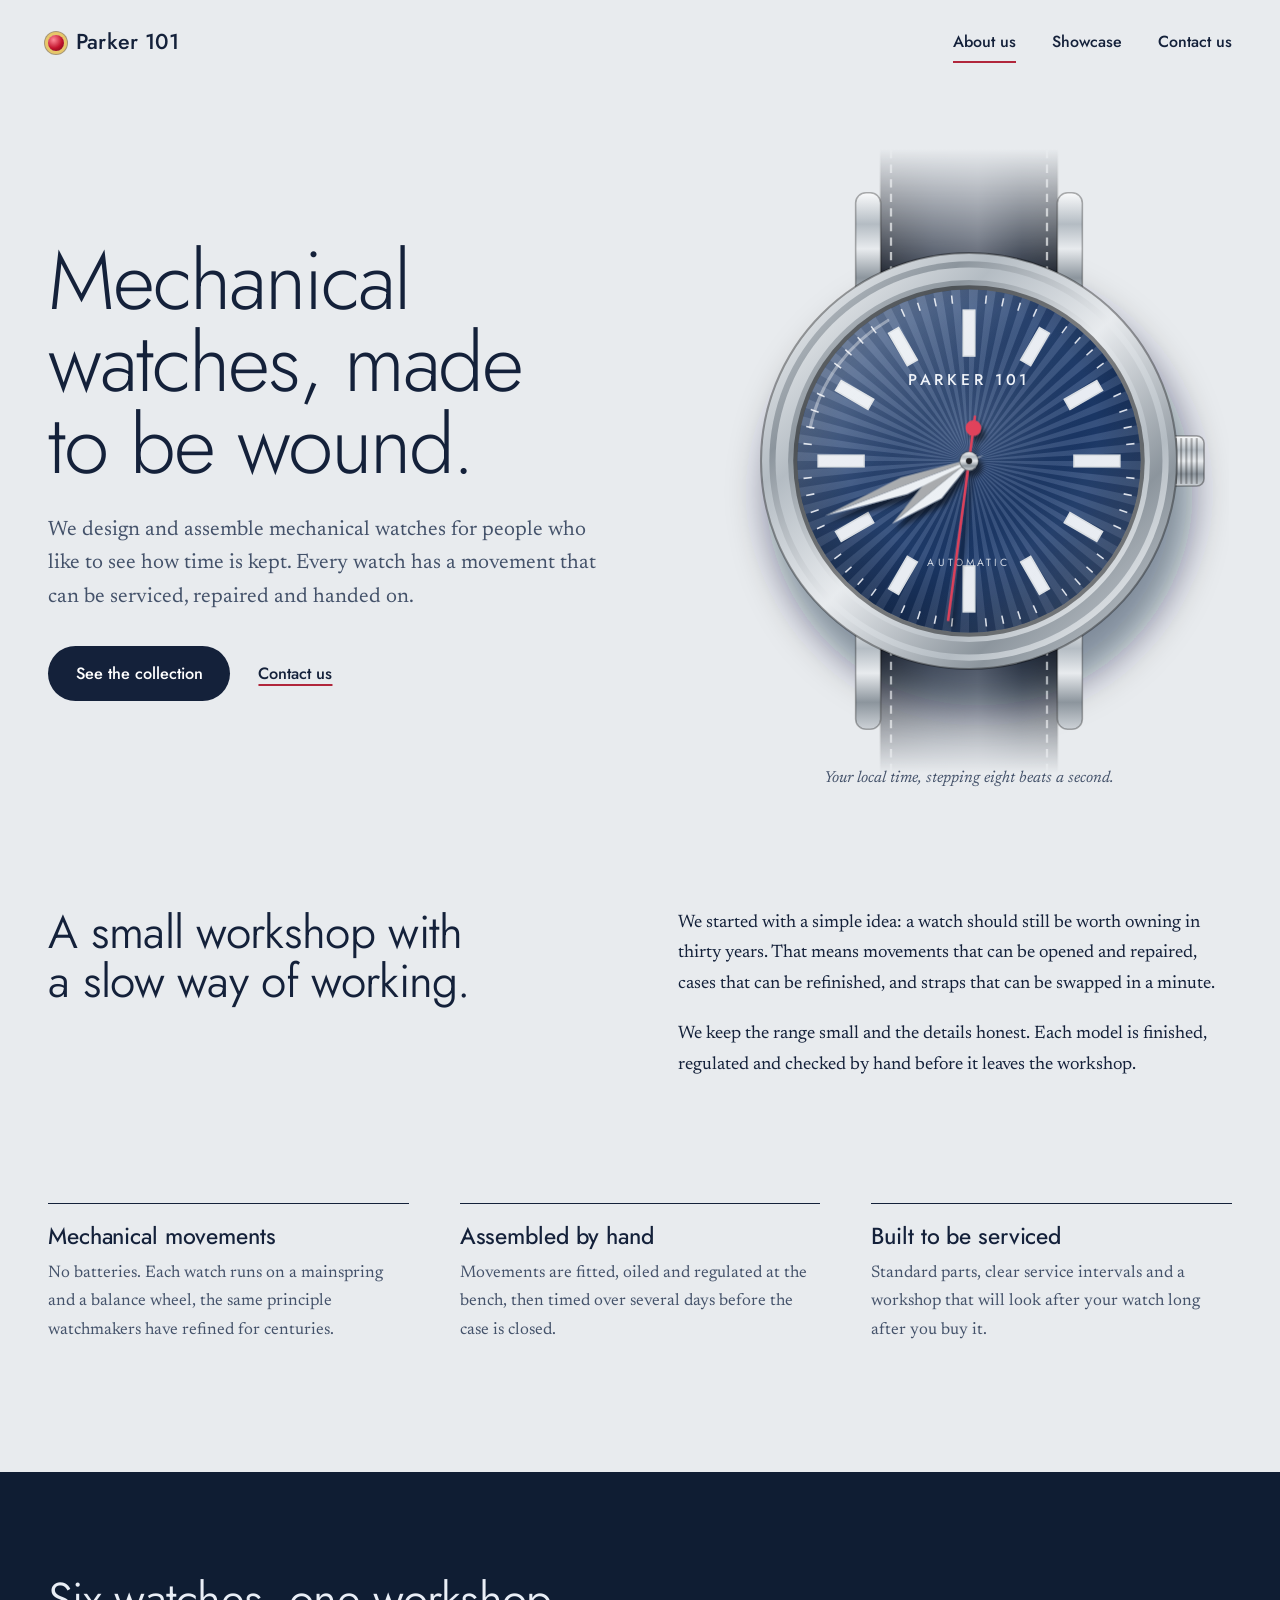
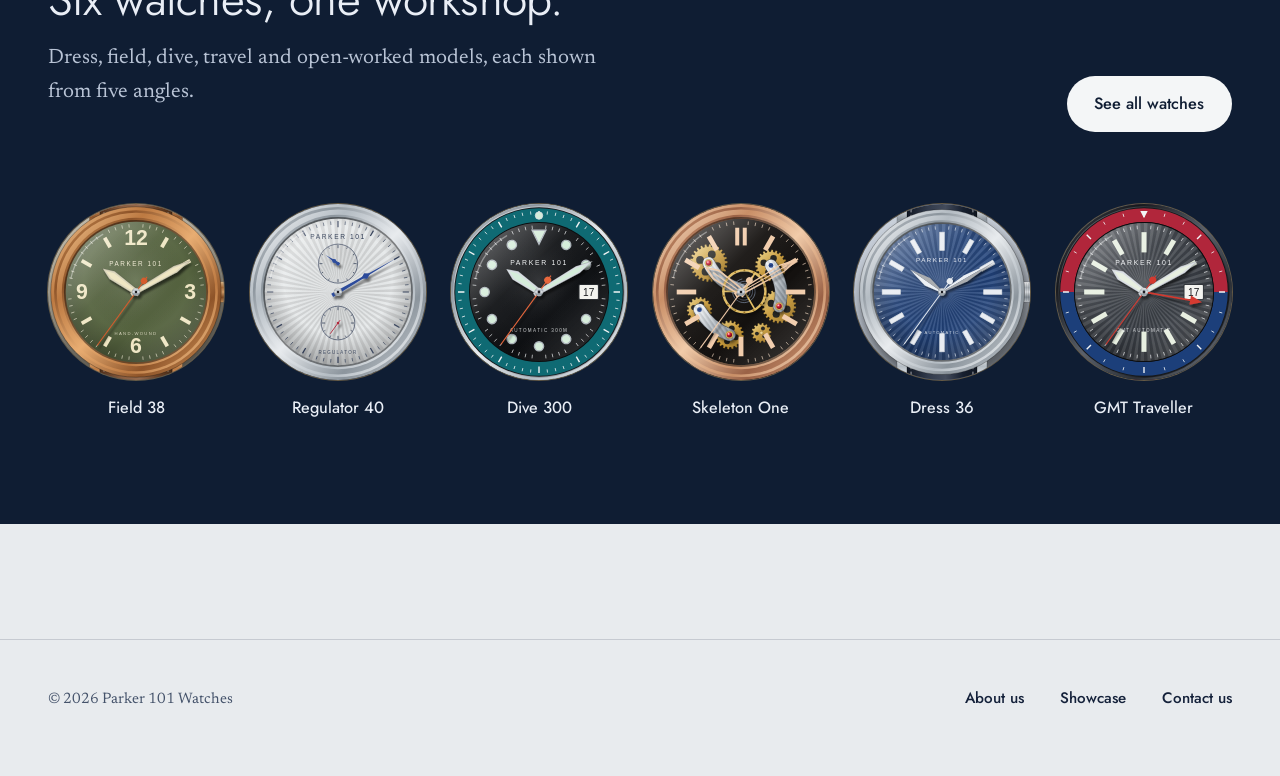
<file: index.html>
<!DOCTYPE html>
<html lang="en">
<head>
<meta charset="utf-8">
<meta name="viewport" content="width=device-width, initial-scale=1">
<title>About us — Parker 101 Watches</title>
<meta name="description" content="Mechanical watches, assembled by hand and made to be serviced for life.">
<link rel="icon" href="data:image/svg+xml,%3Csvg xmlns='http://www.w3.org/2000/svg' viewBox='0 0 32 32'%3E%3Ccircle cx='16' cy='16' r='14' fill='%23e7c76a'/%3E%3Ccircle cx='16' cy='16' r='10' fill='%23b1263b'/%3E%3Ccircle cx='12.5' cy='12.5' r='3' fill='%23ff8a98'/%3E%3C/svg%3E">
<link rel="stylesheet" href="assets/css/site.css">
</head>
<body>
<a class="skip" href="#main">Skip to content</a>
<header class="site-header">
  <div class="wrap">
    <a class="brand" href="index.html"><span class="jewel" aria-hidden="true"></span>Parker 101</a>
    <nav class="nav" aria-label="Main">
      <a href="index.html" aria-current="page">About us</a>
      <a href="showcase.html">Showcase</a>
      <a href="contact.html">Contact us</a>
    </nav>
  </div>
</header>
<main id="main">
  <div class="wrap">
    <section class="hero" aria-labelledby="top">
      <div>
        <h1 id="top">Mechanical watches, made to be wound.</h1>
        <p class="lede">We design and assemble mechanical watches for people who like to see how time is kept.
        Every watch has a movement that can be serviced, repaired and handed on.</p>
        <div class="actions">
          <a class="btn" href="showcase.html">See the collection</a>
          <a class="btn-quiet" href="contact.html">Contact us</a>
        </div>
      </div>
      <figure>
        <svg xmlns="http://www.w3.org/2000/svg" viewBox="-250 -300 500 600" class="hero-dial" role="img" aria-label="A watch face showing the current local time"><defs><radialGradient id="bg" cx="50%" cy="40%" r="78%"><stop offset="0" stop-color="#e8ebee"/><stop offset="1" stop-color="#e8ebee"/></radialGradient><linearGradient id="mCase" x1="0" y1="0" x2="1" y2="1"><stop offset="0" stop-color="#fafbfc"/><stop offset="0.28" stop-color="#b4bcc3"/><stop offset="0.5" stop-color="#e8ebee"/><stop offset="0.76" stop-color="#8c959d"/><stop offset="1" stop-color="#cdd2d7"/></linearGradient><linearGradient id="mCaseR" x1="1" y1="1" x2="0" y2="0"><stop offset="0" stop-color="#fafbfc"/><stop offset="0.28" stop-color="#b4bcc3"/><stop offset="0.5" stop-color="#e8ebee"/><stop offset="0.76" stop-color="#8c959d"/><stop offset="1" stop-color="#cdd2d7"/></linearGradient><linearGradient id="mCaseV" x1="0" y1="0" x2="0" y2="1"><stop offset="0" stop-color="#fafbfc"/><stop offset="0.28" stop-color="#b4bcc3"/><stop offset="0.5" stop-color="#e8ebee"/><stop offset="0.76" stop-color="#8c959d"/><stop offset="1" stop-color="#cdd2d7"/></linearGradient><linearGradient id="mSteelH" x1="0" y1="0" x2="1" y2="0"><stop offset="0" stop-color="#fafbfc"/><stop offset="0.28" stop-color="#b4bcc3"/><stop offset="0.5" stop-color="#e8ebee"/><stop offset="0.76" stop-color="#8c959d"/><stop offset="1" stop-color="#cdd2d7"/></linearGradient><linearGradient id="mSteelV" x1="0" y1="0" x2="0" y2="1"><stop offset="0" stop-color="#fafbfc"/><stop offset="0.28" stop-color="#b4bcc3"/><stop offset="0.5" stop-color="#e8ebee"/><stop offset="0.76" stop-color="#8c959d"/><stop offset="1" stop-color="#cdd2d7"/></linearGradient><radialGradient id="dialVig" cx="50%" cy="42%" r="62%"><stop offset="0" stop-color="#fff" stop-opacity=".12"/><stop offset=".6" stop-color="#000" stop-opacity="0"/><stop offset="1" stop-color="#000" stop-opacity=".32"/></radialGradient><linearGradient id="glass" x1="0" y1="0" x2="1" y2="1"><stop offset="0" stop-color="#fff" stop-opacity=".32"/><stop offset=".38" stop-color="#fff" stop-opacity=".04"/><stop offset=".62" stop-color="#fff" stop-opacity="0"/><stop offset="1" stop-color="#fff" stop-opacity=".12"/></linearGradient><filter id="blur18" x="-40%" y="-40%" width="180%" height="180%"><feGaussianBlur stdDeviation="18"/></filter><filter id="blur6" x="-40%" y="-40%" width="180%" height="180%"><feGaussianBlur stdDeviation="5"/></filter><filter id="handShadow" x="-60%" y="-60%" width="220%" height="220%"><feGaussianBlur in="SourceAlpha" stdDeviation="2.5" result="b"/><feOffset in="b" dx="4" dy="6" result="o"/><feComponentTransfer in="o" result="s"><feFuncA type="linear" slope=".55"/></feComponentTransfer><feMerge><feMergeNode in="s"/><feMergeNode in="SourceGraphic"/></feMerge></filter><linearGradient id="strapG" x1="0" y1="0" x2="1" y2="0"><stop offset="0" stop-color="#101622"/><stop offset=".3" stop-color="#313a4b"/><stop offset=".55" stop-color="#434b5b"/><stop offset=".8" stop-color="#161f2f"/><stop offset="1" stop-color="#0f1520"/></linearGradient><pattern id="perlage" width="14" height="14" patternUnits="userSpaceOnUse"><circle cx="0" cy="0" r="6.5" fill="none" stroke="#fff" stroke-opacity=".26" stroke-width="1.1"/><circle cx="14" cy="0" r="6.5" fill="none" stroke="#fff" stroke-opacity=".26" stroke-width="1.1"/><circle cx="0" cy="14" r="6.5" fill="none" stroke="#fff" stroke-opacity=".26" stroke-width="1.1"/><circle cx="14" cy="14" r="6.5" fill="none" stroke="#fff" stroke-opacity=".26" stroke-width="1.1"/><circle cx="7" cy="7" r="6.5" fill="none" stroke="#fff" stroke-opacity=".26" stroke-width="1.1"/></pattern><pattern id="geneva" width="12" height="12" patternUnits="userSpaceOnUse" patternTransform="rotate(-35)"><rect width="6" height="12" fill="#fff" fill-opacity=".24"/><rect x="6" width="6" height="12" fill="#000" fill-opacity=".16"/></pattern><radialGradient id="jewel" cx="35%" cy="30%" r="70%"><stop offset="0" stop-color="#ff8a98"/><stop offset=".5" stop-color="#c3142d"/><stop offset="1" stop-color="#6b0714"/></radialGradient><linearGradient id="gearG" x1="0" y1="0" x2="1" y2="1"><stop offset="0" stop-color="#f1d98f"/><stop offset=".5" stop-color="#c79a3c"/><stop offset="1" stop-color="#8f6a1f"/></linearGradient><linearGradient id="bridgeG" x1="0" y1="0" x2="1" y2="1"><stop offset="0" stop-color="#eef1f3"/><stop offset=".5" stop-color="#b5bdc4"/><stop offset="1" stop-color="#8a939b"/></linearGradient><radialGradient id="plateG" cx="50%" cy="40%" r="70%"><stop offset="0" stop-color="#7b838c"/><stop offset="1" stop-color="#3a4047"/></radialGradient><linearGradient id="fadeG" gradientUnits="userSpaceOnUse" x1="0" y1="-300" x2="0" y2="300"><stop offset="0" stop-color="#fff" stop-opacity="0"/><stop offset=".22" stop-color="#fff"/><stop offset=".78" stop-color="#fff"/><stop offset="1" stop-color="#fff" stop-opacity="0"/></linearGradient><mask id="fadeM" maskUnits="userSpaceOnUse" x="-250" y="-300" width="500" height="600"><rect x="-250" y="-300" width="500" height="600" fill="url(#fadeG)"/></mask></defs><circle cx="10" cy="30" r="205" fill="#0f1d33" fill-opacity=".45" filter="url(#blur18)"/><g mask="url(#fadeM)"><clipPath id="clip-ht"><path d="M-85,-165 L85,-165 L85,-330 L-85,-330 Z"/></clipPath><path d="M-85,-165 L85,-165 L85,-330 L-85,-330 Z" fill="url(#strapG)"/><line x1="-75" y1="-165" x2="-75" y2="-330" stroke="#e8e9eb" stroke-opacity=".75" stroke-width="2.2" stroke-dasharray="8 6"/><line x1="75" y1="-165" x2="75" y2="-330" stroke="#e8e9eb" stroke-opacity=".75" stroke-width="2.2" stroke-dasharray="8 6"/><path d="M-85,-165 L85,-165 L85,-330 L-85,-330 Z" fill="none" stroke="#000" stroke-opacity=".35" stroke-width="2"/><clipPath id="clip-hb"><path d="M-85,165 L85,165 L85,330 L-85,330 Z"/></clipPath><path d="M-85,165 L85,165 L85,330 L-85,330 Z" fill="url(#strapG)"/><line x1="-75" y1="165" x2="-75" y2="330" stroke="#e8e9eb" stroke-opacity=".75" stroke-width="2.2" stroke-dasharray="8 6"/><line x1="75" y1="165" x2="75" y2="330" stroke="#e8e9eb" stroke-opacity=".75" stroke-width="2.2" stroke-dasharray="8 6"/><path d="M-85,165 L85,165 L85,330 L-85,330 Z" fill="none" stroke="#000" stroke-opacity=".35" stroke-width="2"/></g><rect x="-109" y="-258" width="24" height="108" rx="10" fill="url(#mCaseV)" stroke="#000" stroke-opacity=".3" stroke-width="1.5"/><rect x="85" y="-258" width="24" height="108" rx="10" fill="url(#mCaseV)" stroke="#000" stroke-opacity=".3" stroke-width="1.5"/><rect x="-109" y="150" width="24" height="108" rx="10" fill="url(#mCaseV)" stroke="#000" stroke-opacity=".3" stroke-width="1.5"/><rect x="85" y="150" width="24" height="108" rx="10" fill="url(#mCaseV)" stroke="#000" stroke-opacity=".3" stroke-width="1.5"/><rect x="188" y="-24" width="38" height="48" rx="7" fill="url(#mCaseV)" stroke="#000" stroke-opacity=".35" stroke-width="1.5"/><line x1="194" y1="-22" x2="194" y2="22" stroke="#000" stroke-opacity=".28" stroke-width="2"/><line x1="199" y1="-22" x2="199" y2="22" stroke="#000" stroke-opacity=".28" stroke-width="2"/><line x1="204" y1="-22" x2="204" y2="22" stroke="#000" stroke-opacity=".28" stroke-width="2"/><line x1="209" y1="-22" x2="209" y2="22" stroke="#000" stroke-opacity=".28" stroke-width="2"/><line x1="214" y1="-22" x2="214" y2="22" stroke="#000" stroke-opacity=".28" stroke-width="2"/><line x1="219" y1="-22" x2="219" y2="22" stroke="#000" stroke-opacity=".28" stroke-width="2"/><circle r="200" fill="url(#mCase)" stroke="#000" stroke-opacity=".35" stroke-width="2"/><circle r="192" fill="url(#mCaseR)"/><circle r="186" fill="url(#mCase)"/><circle r="174" fill="url(#mCaseR)"/><circle r="169" fill="#000" fill-opacity=".45"/><circle r="165" fill="#1d3b6e"/><polygon points="0,0 0,-165 8.64,-164.77" fill="#fff" fill-opacity=".11"/><polygon points="0,0 8.64,-164.77 17.25,-164.1" fill="#000" fill-opacity=".09"/><polygon points="0,0 17.25,-164.1 25.81,-162.97" fill="#fff" fill-opacity=".11"/><polygon points="0,0 25.81,-162.97 34.31,-161.39" fill="#000" fill-opacity=".09"/><polygon points="0,0 34.31,-161.39 42.71,-159.38" fill="#fff" fill-opacity=".11"/><polygon points="0,0 42.71,-159.38 50.99,-156.92" fill="#000" fill-opacity=".09"/><polygon points="0,0 50.99,-156.92 59.13,-154.04" fill="#fff" fill-opacity=".11"/><polygon points="0,0 59.13,-154.04 67.11,-150.74" fill="#000" fill-opacity=".09"/><polygon points="0,0 67.11,-150.74 74.91,-147.02" fill="#fff" fill-opacity=".11"/><polygon points="0,0 74.91,-147.02 82.5,-142.89" fill="#000" fill-opacity=".09"/><polygon points="0,0 82.5,-142.89 89.87,-138.38" fill="#fff" fill-opacity=".11"/><polygon points="0,0 89.87,-138.38 96.98,-133.49" fill="#000" fill-opacity=".09"/><polygon points="0,0 96.98,-133.49 103.84,-128.23" fill="#fff" fill-opacity=".11"/><polygon points="0,0 103.84,-128.23 110.41,-122.62" fill="#000" fill-opacity=".09"/><polygon points="0,0 110.41,-122.62 116.67,-116.67" fill="#fff" fill-opacity=".11"/><polygon points="0,0 116.67,-116.67 122.62,-110.41" fill="#000" fill-opacity=".09"/><polygon points="0,0 122.62,-110.41 128.23,-103.84" fill="#fff" fill-opacity=".11"/><polygon points="0,0 128.23,-103.84 133.49,-96.98" fill="#000" fill-opacity=".09"/><polygon points="0,0 133.49,-96.98 138.38,-89.87" fill="#fff" fill-opacity=".11"/><polygon points="0,0 138.38,-89.87 142.89,-82.5" fill="#000" fill-opacity=".09"/><polygon points="0,0 142.89,-82.5 147.02,-74.91" fill="#fff" fill-opacity=".11"/><polygon points="0,0 147.02,-74.91 150.74,-67.11" fill="#000" fill-opacity=".09"/><polygon points="0,0 150.74,-67.11 154.04,-59.13" fill="#fff" fill-opacity=".11"/><polygon points="0,0 154.04,-59.13 156.92,-50.99" fill="#000" fill-opacity=".09"/><polygon points="0,0 156.92,-50.99 159.38,-42.71" fill="#fff" fill-opacity=".11"/><polygon points="0,0 159.38,-42.71 161.39,-34.31" fill="#000" fill-opacity=".09"/><polygon points="0,0 161.39,-34.31 162.97,-25.81" fill="#fff" fill-opacity=".11"/><polygon points="0,0 162.97,-25.81 164.1,-17.25" fill="#000" fill-opacity=".09"/><polygon points="0,0 164.1,-17.25 164.77,-8.64" fill="#fff" fill-opacity=".11"/><polygon points="0,0 164.77,-8.64 165,-0" fill="#000" fill-opacity=".09"/><polygon points="0,0 165,-0 164.77,8.64" fill="#fff" fill-opacity=".11"/><polygon points="0,0 164.77,8.64 164.1,17.25" fill="#000" fill-opacity=".09"/><polygon points="0,0 164.1,17.25 162.97,25.81" fill="#fff" fill-opacity=".11"/><polygon points="0,0 162.97,25.81 161.39,34.31" fill="#000" fill-opacity=".09"/><polygon points="0,0 161.39,34.31 159.38,42.71" fill="#fff" fill-opacity=".11"/><polygon points="0,0 159.38,42.71 156.92,50.99" fill="#000" fill-opacity=".09"/><polygon points="0,0 156.92,50.99 154.04,59.13" fill="#fff" fill-opacity=".11"/><polygon points="0,0 154.04,59.13 150.74,67.11" fill="#000" fill-opacity=".09"/><polygon points="0,0 150.74,67.11 147.02,74.91" fill="#fff" fill-opacity=".11"/><polygon points="0,0 147.02,74.91 142.89,82.5" fill="#000" fill-opacity=".09"/><polygon points="0,0 142.89,82.5 138.38,89.87" fill="#fff" fill-opacity=".11"/><polygon points="0,0 138.38,89.87 133.49,96.98" fill="#000" fill-opacity=".09"/><polygon points="0,0 133.49,96.98 128.23,103.84" fill="#fff" fill-opacity=".11"/><polygon points="0,0 128.23,103.84 122.62,110.41" fill="#000" fill-opacity=".09"/><polygon points="0,0 122.62,110.41 116.67,116.67" fill="#fff" fill-opacity=".11"/><polygon points="0,0 116.67,116.67 110.41,122.62" fill="#000" fill-opacity=".09"/><polygon points="0,0 110.41,122.62 103.84,128.23" fill="#fff" fill-opacity=".11"/><polygon points="0,0 103.84,128.23 96.98,133.49" fill="#000" fill-opacity=".09"/><polygon points="0,0 96.98,133.49 89.87,138.38" fill="#fff" fill-opacity=".11"/><polygon points="0,0 89.87,138.38 82.5,142.89" fill="#000" fill-opacity=".09"/><polygon points="0,0 82.5,142.89 74.91,147.02" fill="#fff" fill-opacity=".11"/><polygon points="0,0 74.91,147.02 67.11,150.74" fill="#000" fill-opacity=".09"/><polygon points="0,0 67.11,150.74 59.13,154.04" fill="#fff" fill-opacity=".11"/><polygon points="0,0 59.13,154.04 50.99,156.92" fill="#000" fill-opacity=".09"/><polygon points="0,0 50.99,156.92 42.71,159.38" fill="#fff" fill-opacity=".11"/><polygon points="0,0 42.71,159.38 34.31,161.39" fill="#000" fill-opacity=".09"/><polygon points="0,0 34.31,161.39 25.81,162.97" fill="#fff" fill-opacity=".11"/><polygon points="0,0 25.81,162.97 17.25,164.1" fill="#000" fill-opacity=".09"/><polygon points="0,0 17.25,164.1 8.64,164.77" fill="#fff" fill-opacity=".11"/><polygon points="0,0 8.64,164.77 0,165" fill="#000" fill-opacity=".09"/><polygon points="0,0 0,165 -8.64,164.77" fill="#fff" fill-opacity=".11"/><polygon points="0,0 -8.64,164.77 -17.25,164.1" fill="#000" fill-opacity=".09"/><polygon points="0,0 -17.25,164.1 -25.81,162.97" fill="#fff" fill-opacity=".11"/><polygon points="0,0 -25.81,162.97 -34.31,161.39" fill="#000" fill-opacity=".09"/><polygon points="0,0 -34.31,161.39 -42.71,159.38" fill="#fff" fill-opacity=".11"/><polygon points="0,0 -42.71,159.38 -50.99,156.92" fill="#000" fill-opacity=".09"/><polygon points="0,0 -50.99,156.92 -59.13,154.04" fill="#fff" fill-opacity=".11"/><polygon points="0,0 -59.13,154.04 -67.11,150.74" fill="#000" fill-opacity=".09"/><polygon points="0,0 -67.11,150.74 -74.91,147.02" fill="#fff" fill-opacity=".11"/><polygon points="0,0 -74.91,147.02 -82.5,142.89" fill="#000" fill-opacity=".09"/><polygon points="0,0 -82.5,142.89 -89.87,138.38" fill="#fff" fill-opacity=".11"/><polygon points="0,0 -89.87,138.38 -96.98,133.49" fill="#000" fill-opacity=".09"/><polygon points="0,0 -96.98,133.49 -103.84,128.23" fill="#fff" fill-opacity=".11"/><polygon points="0,0 -103.84,128.23 -110.41,122.62" fill="#000" fill-opacity=".09"/><polygon points="0,0 -110.41,122.62 -116.67,116.67" fill="#fff" fill-opacity=".11"/><polygon points="0,0 -116.67,116.67 -122.62,110.41" fill="#000" fill-opacity=".09"/><polygon points="0,0 -122.62,110.41 -128.23,103.84" fill="#fff" fill-opacity=".11"/><polygon points="0,0 -128.23,103.84 -133.49,96.98" fill="#000" fill-opacity=".09"/><polygon points="0,0 -133.49,96.98 -138.38,89.87" fill="#fff" fill-opacity=".11"/><polygon points="0,0 -138.38,89.87 -142.89,82.5" fill="#000" fill-opacity=".09"/><polygon points="0,0 -142.89,82.5 -147.02,74.91" fill="#fff" fill-opacity=".11"/><polygon points="0,0 -147.02,74.91 -150.74,67.11" fill="#000" fill-opacity=".09"/><polygon points="0,0 -150.74,67.11 -154.04,59.13" fill="#fff" fill-opacity=".11"/><polygon points="0,0 -154.04,59.13 -156.92,50.99" fill="#000" fill-opacity=".09"/><polygon points="0,0 -156.92,50.99 -159.38,42.71" fill="#fff" fill-opacity=".11"/><polygon points="0,0 -159.38,42.71 -161.39,34.31" fill="#000" fill-opacity=".09"/><polygon points="0,0 -161.39,34.31 -162.97,25.81" fill="#fff" fill-opacity=".11"/><polygon points="0,0 -162.97,25.81 -164.1,17.25" fill="#000" fill-opacity=".09"/><polygon points="0,0 -164.1,17.25 -164.77,8.64" fill="#fff" fill-opacity=".11"/><polygon points="0,0 -164.77,8.64 -165,0" fill="#000" fill-opacity=".09"/><polygon points="0,0 -165,0 -164.77,-8.64" fill="#fff" fill-opacity=".11"/><polygon points="0,0 -164.77,-8.64 -164.1,-17.25" fill="#000" fill-opacity=".09"/><polygon points="0,0 -164.1,-17.25 -162.97,-25.81" fill="#fff" fill-opacity=".11"/><polygon points="0,0 -162.97,-25.81 -161.39,-34.31" fill="#000" fill-opacity=".09"/><polygon points="0,0 -161.39,-34.31 -159.38,-42.71" fill="#fff" fill-opacity=".11"/><polygon points="0,0 -159.38,-42.71 -156.92,-50.99" fill="#000" fill-opacity=".09"/><polygon points="0,0 -156.92,-50.99 -154.04,-59.13" fill="#fff" fill-opacity=".11"/><polygon points="0,0 -154.04,-59.13 -150.74,-67.11" fill="#000" fill-opacity=".09"/><polygon points="0,0 -150.74,-67.11 -147.02,-74.91" fill="#fff" fill-opacity=".11"/><polygon points="0,0 -147.02,-74.91 -142.89,-82.5" fill="#000" fill-opacity=".09"/><polygon points="0,0 -142.89,-82.5 -138.38,-89.87" fill="#fff" fill-opacity=".11"/><polygon points="0,0 -138.38,-89.87 -133.49,-96.98" fill="#000" fill-opacity=".09"/><polygon points="0,0 -133.49,-96.98 -128.23,-103.84" fill="#fff" fill-opacity=".11"/><polygon points="0,0 -128.23,-103.84 -122.62,-110.41" fill="#000" fill-opacity=".09"/><polygon points="0,0 -122.62,-110.41 -116.67,-116.67" fill="#fff" fill-opacity=".11"/><polygon points="0,0 -116.67,-116.67 -110.41,-122.62" fill="#000" fill-opacity=".09"/><polygon points="0,0 -110.41,-122.62 -103.84,-128.23" fill="#fff" fill-opacity=".11"/><polygon points="0,0 -103.84,-128.23 -96.98,-133.49" fill="#000" fill-opacity=".09"/><polygon points="0,0 -96.98,-133.49 -89.87,-138.38" fill="#fff" fill-opacity=".11"/><polygon points="0,0 -89.87,-138.38 -82.5,-142.89" fill="#000" fill-opacity=".09"/><polygon points="0,0 -82.5,-142.89 -74.91,-147.02" fill="#fff" fill-opacity=".11"/><polygon points="0,0 -74.91,-147.02 -67.11,-150.74" fill="#000" fill-opacity=".09"/><polygon points="0,0 -67.11,-150.74 -59.13,-154.04" fill="#fff" fill-opacity=".11"/><polygon points="0,0 -59.13,-154.04 -50.99,-156.92" fill="#000" fill-opacity=".09"/><polygon points="0,0 -50.99,-156.92 -42.71,-159.38" fill="#fff" fill-opacity=".11"/><polygon points="0,0 -42.71,-159.38 -34.31,-161.39" fill="#000" fill-opacity=".09"/><polygon points="0,0 -34.31,-161.39 -25.81,-162.97" fill="#fff" fill-opacity=".11"/><polygon points="0,0 -25.81,-162.97 -17.25,-164.1" fill="#000" fill-opacity=".09"/><polygon points="0,0 -17.25,-164.1 -8.64,-164.77" fill="#fff" fill-opacity=".11"/><polygon points="0,0 -8.64,-164.77 -0,-165" fill="#000" fill-opacity=".09"/><circle r="165" fill="url(#dialVig)"/><g transform="rotate(6)"><line y1="-160" y2="-152" stroke="#eef2f8" stroke-width="1.5" stroke-opacity=".9"/></g><g transform="rotate(12)"><line y1="-160" y2="-152" stroke="#eef2f8" stroke-width="1.5" stroke-opacity=".9"/></g><g transform="rotate(18)"><line y1="-160" y2="-152" stroke="#eef2f8" stroke-width="1.5" stroke-opacity=".9"/></g><g transform="rotate(24)"><line y1="-160" y2="-152" stroke="#eef2f8" stroke-width="1.5" stroke-opacity=".9"/></g><g transform="rotate(36)"><line y1="-160" y2="-152" stroke="#eef2f8" stroke-width="1.5" stroke-opacity=".9"/></g><g transform="rotate(42)"><line y1="-160" y2="-152" stroke="#eef2f8" stroke-width="1.5" stroke-opacity=".9"/></g><g transform="rotate(48)"><line y1="-160" y2="-152" stroke="#eef2f8" stroke-width="1.5" stroke-opacity=".9"/></g><g transform="rotate(54)"><line y1="-160" y2="-152" stroke="#eef2f8" stroke-width="1.5" stroke-opacity=".9"/></g><g transform="rotate(66)"><line y1="-160" y2="-152" stroke="#eef2f8" stroke-width="1.5" stroke-opacity=".9"/></g><g transform="rotate(72)"><line y1="-160" y2="-152" stroke="#eef2f8" stroke-width="1.5" stroke-opacity=".9"/></g><g transform="rotate(78)"><line y1="-160" y2="-152" stroke="#eef2f8" stroke-width="1.5" stroke-opacity=".9"/></g><g transform="rotate(84)"><line y1="-160" y2="-152" stroke="#eef2f8" stroke-width="1.5" stroke-opacity=".9"/></g><g transform="rotate(96)"><line y1="-160" y2="-152" stroke="#eef2f8" stroke-width="1.5" stroke-opacity=".9"/></g><g transform="rotate(102)"><line y1="-160" y2="-152" stroke="#eef2f8" stroke-width="1.5" stroke-opacity=".9"/></g><g transform="rotate(108)"><line y1="-160" y2="-152" stroke="#eef2f8" stroke-width="1.5" stroke-opacity=".9"/></g><g transform="rotate(114)"><line y1="-160" y2="-152" stroke="#eef2f8" stroke-width="1.5" stroke-opacity=".9"/></g><g transform="rotate(126)"><line y1="-160" y2="-152" stroke="#eef2f8" stroke-width="1.5" stroke-opacity=".9"/></g><g transform="rotate(132)"><line y1="-160" y2="-152" stroke="#eef2f8" stroke-width="1.5" stroke-opacity=".9"/></g><g transform="rotate(138)"><line y1="-160" y2="-152" stroke="#eef2f8" stroke-width="1.5" stroke-opacity=".9"/></g><g transform="rotate(144)"><line y1="-160" y2="-152" stroke="#eef2f8" stroke-width="1.5" stroke-opacity=".9"/></g><g transform="rotate(156)"><line y1="-160" y2="-152" stroke="#eef2f8" stroke-width="1.5" stroke-opacity=".9"/></g><g transform="rotate(162)"><line y1="-160" y2="-152" stroke="#eef2f8" stroke-width="1.5" stroke-opacity=".9"/></g><g transform="rotate(168)"><line y1="-160" y2="-152" stroke="#eef2f8" stroke-width="1.5" stroke-opacity=".9"/></g><g transform="rotate(174)"><line y1="-160" y2="-152" stroke="#eef2f8" stroke-width="1.5" stroke-opacity=".9"/></g><g transform="rotate(186)"><line y1="-160" y2="-152" stroke="#eef2f8" stroke-width="1.5" stroke-opacity=".9"/></g><g transform="rotate(192)"><line y1="-160" y2="-152" stroke="#eef2f8" stroke-width="1.5" stroke-opacity=".9"/></g><g transform="rotate(198)"><line y1="-160" y2="-152" stroke="#eef2f8" stroke-width="1.5" stroke-opacity=".9"/></g><g transform="rotate(204)"><line y1="-160" y2="-152" stroke="#eef2f8" stroke-width="1.5" stroke-opacity=".9"/></g><g transform="rotate(216)"><line y1="-160" y2="-152" stroke="#eef2f8" stroke-width="1.5" stroke-opacity=".9"/></g><g transform="rotate(222)"><line y1="-160" y2="-152" stroke="#eef2f8" stroke-width="1.5" stroke-opacity=".9"/></g><g transform="rotate(228)"><line y1="-160" y2="-152" stroke="#eef2f8" stroke-width="1.5" stroke-opacity=".9"/></g><g transform="rotate(234)"><line y1="-160" y2="-152" stroke="#eef2f8" stroke-width="1.5" stroke-opacity=".9"/></g><g transform="rotate(246)"><line y1="-160" y2="-152" stroke="#eef2f8" stroke-width="1.5" stroke-opacity=".9"/></g><g transform="rotate(252)"><line y1="-160" y2="-152" stroke="#eef2f8" stroke-width="1.5" stroke-opacity=".9"/></g><g transform="rotate(258)"><line y1="-160" y2="-152" stroke="#eef2f8" stroke-width="1.5" stroke-opacity=".9"/></g><g transform="rotate(264)"><line y1="-160" y2="-152" stroke="#eef2f8" stroke-width="1.5" stroke-opacity=".9"/></g><g transform="rotate(276)"><line y1="-160" y2="-152" stroke="#eef2f8" stroke-width="1.5" stroke-opacity=".9"/></g><g transform="rotate(282)"><line y1="-160" y2="-152" stroke="#eef2f8" stroke-width="1.5" stroke-opacity=".9"/></g><g transform="rotate(288)"><line y1="-160" y2="-152" stroke="#eef2f8" stroke-width="1.5" stroke-opacity=".9"/></g><g transform="rotate(294)"><line y1="-160" y2="-152" stroke="#eef2f8" stroke-width="1.5" stroke-opacity=".9"/></g><g transform="rotate(306)"><line y1="-160" y2="-152" stroke="#eef2f8" stroke-width="1.5" stroke-opacity=".9"/></g><g transform="rotate(312)"><line y1="-160" y2="-152" stroke="#eef2f8" stroke-width="1.5" stroke-opacity=".9"/></g><g transform="rotate(318)"><line y1="-160" y2="-152" stroke="#eef2f8" stroke-width="1.5" stroke-opacity=".9"/></g><g transform="rotate(324)"><line y1="-160" y2="-152" stroke="#eef2f8" stroke-width="1.5" stroke-opacity=".9"/></g><g transform="rotate(336)"><line y1="-160" y2="-152" stroke="#eef2f8" stroke-width="1.5" stroke-opacity=".9"/></g><g transform="rotate(342)"><line y1="-160" y2="-152" stroke="#eef2f8" stroke-width="1.5" stroke-opacity=".9"/></g><g transform="rotate(348)"><line y1="-160" y2="-152" stroke="#eef2f8" stroke-width="1.5" stroke-opacity=".9"/></g><g transform="rotate(354)"><line y1="-160" y2="-152" stroke="#eef2f8" stroke-width="1.5" stroke-opacity=".9"/></g><g transform="rotate(0)"><rect x="-5.5" y="-145" width="11" height="44" fill="#e8ecf2" stroke="#d9dee3" stroke-width="1.6"/></g><g transform="rotate(30)"><rect x="-5.5" y="-145" width="11" height="36" fill="#e8ecf2" stroke="#d9dee3" stroke-width="1.6"/></g><g transform="rotate(60)"><rect x="-5.5" y="-145" width="11" height="36" fill="#e8ecf2" stroke="#d9dee3" stroke-width="1.6"/></g><g transform="rotate(90)"><rect x="-5.5" y="-145" width="11" height="44" fill="#e8ecf2" stroke="#d9dee3" stroke-width="1.6"/></g><g transform="rotate(120)"><rect x="-5.5" y="-145" width="11" height="36" fill="#e8ecf2" stroke="#d9dee3" stroke-width="1.6"/></g><g transform="rotate(150)"><rect x="-5.5" y="-145" width="11" height="36" fill="#e8ecf2" stroke="#d9dee3" stroke-width="1.6"/></g><g transform="rotate(180)"><rect x="-5.5" y="-145" width="11" height="44" fill="#e8ecf2" stroke="#d9dee3" stroke-width="1.6"/></g><g transform="rotate(210)"><rect x="-5.5" y="-145" width="11" height="36" fill="#e8ecf2" stroke="#d9dee3" stroke-width="1.6"/></g><g transform="rotate(240)"><rect x="-5.5" y="-145" width="11" height="36" fill="#e8ecf2" stroke="#d9dee3" stroke-width="1.6"/></g><g transform="rotate(270)"><rect x="-5.5" y="-145" width="11" height="44" fill="#e8ecf2" stroke="#d9dee3" stroke-width="1.6"/></g><g transform="rotate(300)"><rect x="-5.5" y="-145" width="11" height="36" fill="#e8ecf2" stroke="#d9dee3" stroke-width="1.6"/></g><g transform="rotate(330)"><rect x="-5.5" y="-145" width="11" height="36" fill="#e8ecf2" stroke="#d9dee3" stroke-width="1.6"/></g><text y="-73" text-anchor="middle" font-family="Jost, Futura, Arial, sans-serif" font-size="15" font-weight="500" letter-spacing="3.6" fill="#eef2f8">PARKER 101</text><text y="101" text-anchor="middle" font-family="Jost, Futura, Arial, sans-serif" font-size="10" letter-spacing="3" fill="#eef2f8" fill-opacity=".85">AUTOMATIC</text><circle r="165" fill="url(#glass)"/><path d="M-152.59,-32.43 A156,156 0 0 1 -78,-135.1" fill="none" stroke="#fff" stroke-opacity=".38" stroke-width="3" stroke-linecap="round"/><g filter="url(#handShadow)"><g id="hand-h" transform="rotate(305)"><path d="M0,-95.7 L-11,-43.06 L0,9.57 Z" fill="#ecf0f4"/><path d="M0,-95.7 L11,-43.06 L0,9.57 Z" fill="#a8abae"/></g><g id="hand-m" transform="rotate(60)"><path d="M0,-148.5 L-8.5,-66.83 L0,14.85 Z" fill="#ecf0f4"/><path d="M0,-148.5 L8.5,-66.83 L0,14.85 Z" fill="#a8abae"/></g><g id="hand-s" transform="rotate(216)"><rect x="-1.2" y="-155.1" width="2.4" height="199.1" fill="#e0415a"/><circle cy="32" r="7.5" fill="#e0415a"/></g><circle r="9" fill="url(#mSteelV)" stroke="#000" stroke-opacity=".35"/><circle r="3" fill="#1b1d20"/></g><circle r="165" fill="url(#glass)" opacity=".5"/></svg>
        <figcaption>Your local time, stepping eight beats a second.</figcaption>
      </figure>
    </section>

    <!-- BOILERPLATE: replace the copy in the next two sections with your friend's own story. -->
    <section class="story" aria-labelledby="story-title">
      <h2 id="story-title">A small workshop with a slow way of working.</h2>
      <div>
        <p>We started with a simple idea: a watch should still be worth owning in thirty years. That means movements
        that can be opened and repaired, cases that can be refinished, and straps that can be swapped in a minute.</p>
        <p>We keep the range small and the details honest. Each model is finished, regulated and checked by hand
        before it leaves the workshop.</p>
      </div>
    </section>

    <section class="principles" aria-label="How we build">
      <div>
        <h3>Mechanical movements</h3>
        <p>No batteries. Each watch runs on a mainspring and a balance wheel, the same principle watchmakers have refined for centuries.</p>
      </div>
      <div>
        <h3>Assembled by hand</h3>
        <p>Movements are fitted, oiled and regulated at the bench, then timed over several days before the case is closed.</p>
      </div>
      <div>
        <h3>Built to be serviced</h3>
        <p>Standard parts, clear service intervals and a workshop that will look after your watch long after you buy it.</p>
      </div>
    </section>
  </div>

  <section class="band" aria-labelledby="band-title">
    <div class="wrap">
      <div class="band-head">
        <div>
          <h2 id="band-title">Six watches, one workshop.</h2>
          <p class="lede" style="margin-top:18px">Dress, field, dive, travel and open-worked models, each shown from five angles.</p>
        </div>
        <a class="btn" href="showcase.html">See all watches</a>
      </div>
      <ul class="dial-row"><li><a class="dial-link" href="showcase.html#field-38"><span class="disc"><img src="assets/img/field-38-1-dial.svg" alt="" width="160" height="160" loading="lazy"></span>Field 38</a></li><li><a class="dial-link" href="showcase.html#regulator-40"><span class="disc"><img src="assets/img/regulator-40-1-dial.svg" alt="" width="160" height="160" loading="lazy"></span>Regulator 40</a></li><li><a class="dial-link" href="showcase.html#dive-300"><span class="disc"><img src="assets/img/dive-300-1-dial.svg" alt="" width="160" height="160" loading="lazy"></span>Dive 300</a></li><li><a class="dial-link" href="showcase.html#skeleton-one"><span class="disc"><img src="assets/img/skeleton-one-1-dial.svg" alt="" width="160" height="160" loading="lazy"></span>Skeleton One</a></li><li><a class="dial-link" href="showcase.html#dress-36"><span class="disc"><img src="assets/img/dress-36-1-dial.svg" alt="" width="160" height="160" loading="lazy"></span>Dress 36</a></li><li><a class="dial-link" href="showcase.html#gmt-traveller"><span class="disc"><img src="assets/img/gmt-traveller-1-dial.svg" alt="" width="160" height="160" loading="lazy"></span>GMT Traveller</a></li></ul>
    </div>
  </section>
</main>
<footer class="site-footer">
  <div class="wrap">
    <p>&copy; 2026 Parker 101 Watches</p>
    <nav class="nav" aria-label="Footer">
      <a href="index.html">About us</a>
      <a href="showcase.html">Showcase</a>
      <a href="contact.html">Contact us</a>
    </nav>
  </div>
</footer>
<script src="assets/js/clock.js" defer></script>
</body>
</html>
</file>
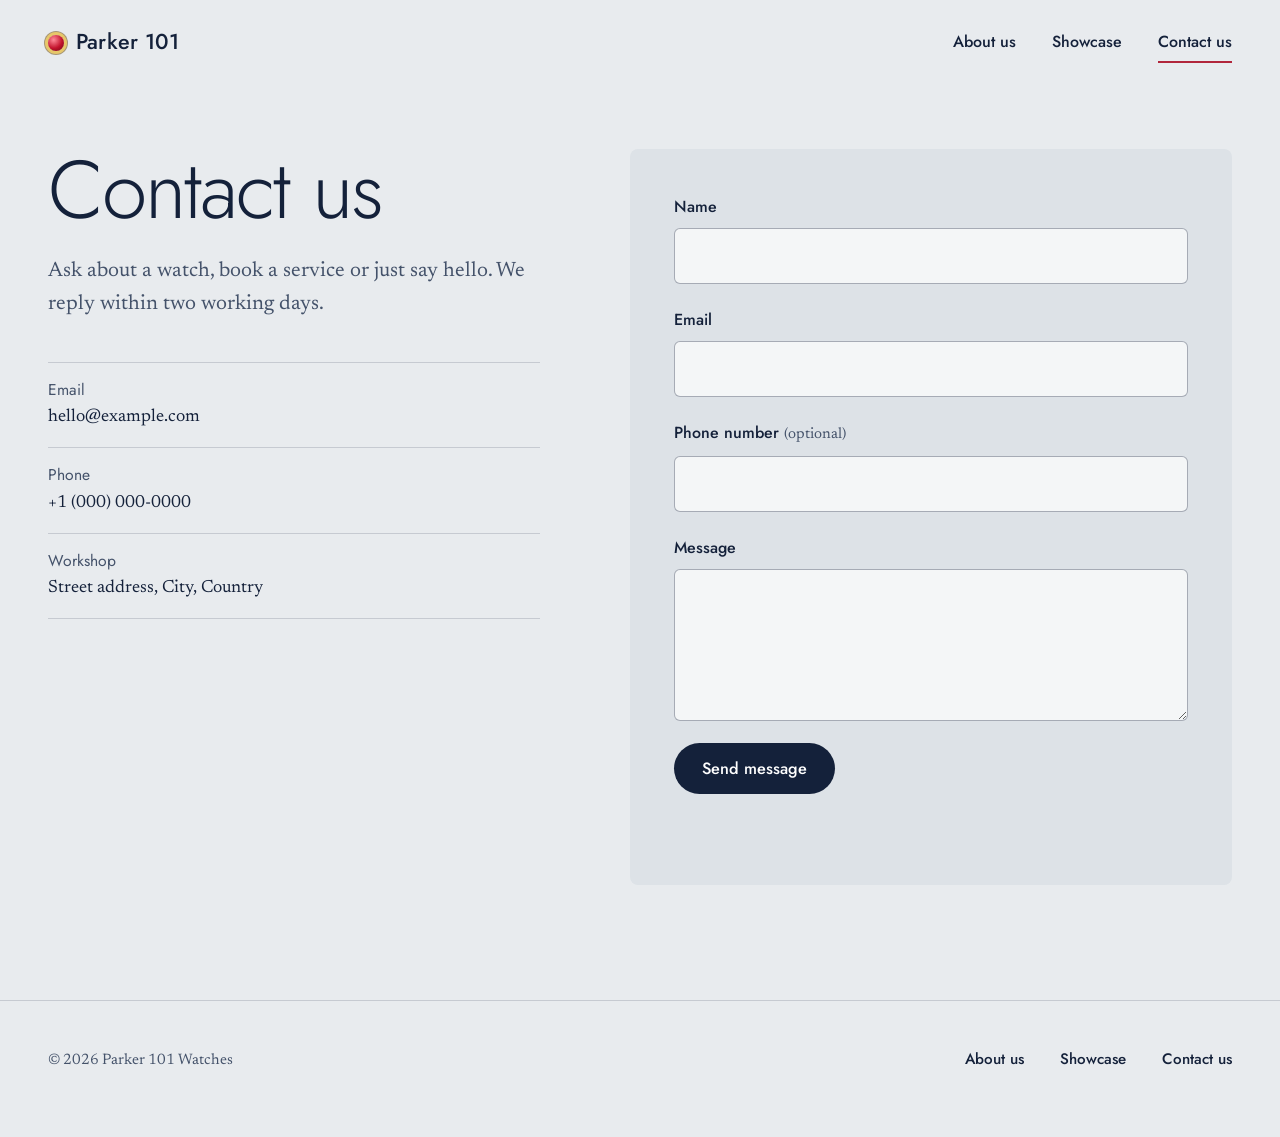
<file: contact.html>
<!DOCTYPE html>
<html lang="en">
<head>
<meta charset="utf-8">
<meta name="viewport" content="width=device-width, initial-scale=1">
<title>Contact us — Parker 101 Watches</title>
<meta name="description" content="Ask about a watch, book a service or say hello.">
<link rel="icon" href="data:image/svg+xml,%3Csvg xmlns='http://www.w3.org/2000/svg' viewBox='0 0 32 32'%3E%3Ccircle cx='16' cy='16' r='14' fill='%23e7c76a'/%3E%3Ccircle cx='16' cy='16' r='10' fill='%23b1263b'/%3E%3Ccircle cx='12.5' cy='12.5' r='3' fill='%23ff8a98'/%3E%3C/svg%3E">
<link rel="stylesheet" href="assets/css/site.css">
</head>
<body>
<a class="skip" href="#main">Skip to content</a>
<header class="site-header">
  <div class="wrap">
    <a class="brand" href="index.html"><span class="jewel" aria-hidden="true"></span>Parker 101</a>
    <nav class="nav" aria-label="Main">
      <a href="index.html">About us</a>
      <a href="showcase.html">Showcase</a>
      <a href="contact.html" aria-current="page">Contact us</a>
    </nav>
  </div>
</header>
<main id="main">
  <div class="wrap">
    <div class="contact">
      <section aria-labelledby="top">
        <h1 id="top">Contact us</h1>
        <p class="lede">Ask about a watch, book a service or just say hello. We reply within two working days.</p>
        <!-- PLACEHOLDERS: replace these three details. -->
        <dl class="details">
          <div><dt>Email</dt><dd>hello@example.com</dd></div>
          <div><dt>Phone</dt><dd>+1 (000) 000-0000</dd></div>
          <div><dt>Workshop</dt><dd>Street address, City, Country</dd></div>
        </dl>
      </section>

      <section aria-label="Send us a message">
        <!-- EMAIL SETUP: paste your free Web3Forms access key as the value of the first hidden input below.
             Get one at https://web3forms.com (enter the email address that should receive the messages). -->
        <form id="contact-form" class="form" action="https://api.web3forms.com/submit" method="POST">
          <input type="hidden" name="access_key" value="PASTE-YOUR-WEB3FORMS-ACCESS-KEY-HERE">
          <input type="hidden" name="subject" value="New enquiry from the website">
          <input type="hidden" name="from_name" value="Parker 101 website">
          <div class="hp" aria-hidden="true"><label>Leave this box empty <input type="checkbox" name="botcheck" tabindex="-1" autocomplete="off"></label></div>

          <div class="field">
            <label for="name">Name</label>
            <input id="name" name="name" type="text" autocomplete="name" required>
          </div>
          <div class="field">
            <label for="email">Email</label>
            <input id="email" name="email" type="email" autocomplete="email" required>
          </div>
          <div class="field">
            <label for="phone">Phone number <span class="hint">(optional)</span></label>
            <input id="phone" name="phone" type="tel" autocomplete="tel" inputmode="tel" pattern="[0-9 +\(\)\.\-]{7,20}" title="Digits, spaces and + ( ) . - only">
          </div>
          <div class="field">
            <label for="message">Message</label>
            <textarea id="message" name="message" required minlength="10"></textarea>
          </div>
          <button class="btn" type="submit">Send message</button>
          <p id="form-status" class="status" role="status" aria-live="polite"></p>
        </form>

        <div id="sent" class="sent" hidden tabindex="-1">
          <h2>Message sent</h2>
          <p>Thank you. We will reply to <strong id="sent-email"></strong> within two working days.</p>
        </div>
      </section>
    </div>
  </div>
</main>
<footer class="site-footer">
  <div class="wrap">
    <p>&copy; 2026 Parker 101 Watches</p>
    <nav class="nav" aria-label="Footer">
      <a href="index.html">About us</a>
      <a href="showcase.html">Showcase</a>
      <a href="contact.html">Contact us</a>
    </nav>
  </div>
</footer>
<script src="assets/js/contact.js" defer></script>
</body>
</html>
</file>
<file: assets/css/site.css>
/* Parker 101 Watches — site styles
   Palette and type are set once in :root. Change them there. */

@font-face {
  font-family: "Jost";
  src: url("../fonts/jost-latin-wght-normal.woff2") format("woff2");
  font-weight: 100 900;
  font-style: normal;
  font-display: swap;
}
@font-face {
  font-family: "Newsreader";
  src: url("../fonts/newsreader-latin-wght-normal.woff2") format("woff2");
  font-weight: 200 800;
  font-style: normal;
  font-display: swap;
}
@font-face {
  font-family: "Newsreader";
  src: url("../fonts/newsreader-latin-wght-italic.woff2") format("woff2");
  font-weight: 200 800;
  font-style: italic;
  font-display: swap;
}

:root {
  --bench: #e8ebee;      /* page background: brushed steel, cool grey */
  --bench-2: #dde2e7;    /* second surface */
  --paper: #f4f6f7;      /* form fields */
  --ink: #14213a;        /* blued-steel navy, used for text */
  --ink-2: #44526a;      /* secondary text */
  --dial: #0f1d33;       /* dark dial blue, used for the dark band */
  --ruby: #b1263b;       /* the jewel: links, focus, hover */
  --brass: #a98b55;      /* hairlines on dark */
  --line: rgba(20, 33, 58, 0.16);

  --display: "Jost", "Futura", "Century Gothic", system-ui, sans-serif;
  --text: "Newsreader", "Iowan Old Style", "Palatino Linotype", Georgia, serif;

  --wrap: 1200px;
  --gutter: clamp(20px, 4vw, 48px);
}

*,
*::before,
*::after { box-sizing: border-box; }

html { -webkit-text-size-adjust: 100%; scroll-behavior: smooth; }

body {
  margin: 0;
  background: var(--bench);
  color: var(--ink);
  font-family: var(--text);
  font-size: 1.125rem;
  line-height: 1.7;
  text-rendering: optimizeLegibility;
}

[hidden] { display: none !important; }

img, svg { display: block; max-width: 100%; }

a { color: inherit; text-decoration-color: var(--ruby); text-underline-offset: 0.2em; text-decoration-thickness: 1.5px; }
a:hover { color: var(--ruby); }

:focus-visible { outline: 3px solid var(--ruby); outline-offset: 3px; border-radius: 3px; }

.wrap { width: min(100% - 2 * var(--gutter), var(--wrap)); margin-inline: auto; }

.skip {
  position: absolute; left: var(--gutter); top: -4rem;
  background: var(--ink); color: #fff; padding: 0.6rem 1rem; border-radius: 0 0 6px 6px;
  font-family: var(--display); z-index: 20;
}
.skip:focus { top: 0; color: #fff; }

/* ---------- type ---------- */
h1, h2, h3 {
  font-family: var(--display);
  font-weight: 400;
  line-height: 1.08;
  letter-spacing: -0.015em;
  margin: 0;
  text-wrap: balance;
}
h1 { font-size: clamp(2.7rem, 6.4vw, 5.2rem); font-weight: 300; letter-spacing: -0.025em; line-height: 1; }
h2 { font-size: clamp(1.9rem, 3.6vw, 3rem); font-weight: 350; }
h3 { font-size: 1.45rem; font-weight: 450; letter-spacing: -0.005em; }
p { margin: 0 0 1.1em; max-width: 62ch; }
.lede { font-size: 1.3rem; line-height: 1.6; color: var(--ink-2); max-width: 46ch; }

/* ---------- header / footer ---------- */
.site-header { padding-block: 22px; }
.site-header .wrap { display: flex; align-items: center; justify-content: space-between; gap: 24px; }

.brand {
  display: inline-flex; align-items: center; gap: 12px;
  font-family: var(--display); font-weight: 500; font-size: 1.35rem; letter-spacing: 0.01em;
  text-decoration: none; color: var(--ink);
}
.brand:hover { color: var(--ink); }
.jewel {
  width: 16px; height: 16px; border-radius: 50%;
  background: radial-gradient(circle at 35% 30%, #ff8a98, #c3142d 55%, #6b0714);
  box-shadow: 0 0 0 3px #e7c76a, 0 0 0 4px rgba(111, 81, 21, 0.55);
}

.nav { display: flex; gap: clamp(18px, 3vw, 36px); }
.nav a {
  font-family: var(--display); font-weight: 500; font-size: 1rem; text-decoration: none;
  padding-block: 6px; border-bottom: 2px solid transparent;
}
.nav a:hover { color: var(--ruby); }
.nav a[aria-current="page"] { border-bottom-color: var(--ruby); }

.site-footer { border-top: 1px solid var(--line); margin-top: clamp(64px, 9vw, 120px); padding-block: 40px 56px; }
.site-footer .wrap { display: flex; flex-wrap: wrap; gap: 20px 48px; justify-content: space-between; align-items: center; }
.site-footer p { margin: 0; font-size: 0.95rem; color: var(--ink-2); }
.site-footer .nav a { font-size: 0.95rem; }

/* ---------- buttons ---------- */
.btn {
  display: inline-block; font-family: var(--display); font-weight: 500; font-size: 1.02rem;
  background: var(--ink); color: #fff; text-decoration: none;
  padding: 0.85em 1.7em; border: 0; border-radius: 999px; cursor: pointer;
  transition: background-color 0.15s ease;
}
.btn:hover { background: var(--ruby); color: #fff; }
.btn-quiet {
  font-family: var(--display); font-weight: 500; font-size: 1.02rem;
  text-decoration: underline; text-decoration-color: var(--ruby); text-underline-offset: 0.3em; text-decoration-thickness: 2px;
}
.actions { display: flex; flex-wrap: wrap; align-items: center; gap: 16px 28px; margin-top: 32px; }

/* ---------- about: hero ---------- */
.hero {
  display: grid; grid-template-columns: minmax(0, 1.05fr) minmax(0, 0.95fr);
  gap: clamp(24px, 6vw, 96px); align-items: center;
  padding-block: clamp(24px, 5vw, 72px) 0;
}
.hero h1 { max-width: 11ch; }
.hero .lede { margin-top: 28px; }
.hero figure { margin: 0; justify-self: center; width: min(100%, 520px); }
.hero-dial { width: 100%; height: auto; }
.hero figcaption { text-align: center; font-style: italic; font-size: 1rem; color: var(--ink-2); margin-top: -8px; }

/* ---------- about: story + principles ---------- */
.story {
  display: grid; grid-template-columns: minmax(0, 1fr) minmax(0, 1fr); gap: clamp(24px, 6vw, 96px);
  padding-top: clamp(64px, 9vw, 128px);
}
.story h2 { max-width: 16ch; }

.principles {
  display: grid; grid-template-columns: repeat(3, minmax(0, 1fr)); gap: clamp(24px, 4vw, 56px);
  margin-top: clamp(56px, 8vw, 104px);
}
.principles > div { border-top: 1px solid var(--ink); padding-top: 20px; }
.principles h3 { margin-bottom: 10px; }
.principles p { color: var(--ink-2); margin: 0; font-size: 1.05rem; }

/* ---------- dark band with collection teaser ---------- */
.band { background: var(--dial); color: #e9eef6; margin-top: clamp(72px, 10vw, 140px); padding-block: clamp(56px, 8vw, 104px); }
.band .lede { color: #b9c4d6; }
.band .btn { background: #f4f6f7; color: var(--dial); }
.band .btn:hover { background: var(--ruby); color: #fff; }
.band :focus-visible { outline-color: #ff8a98; }
.band-head .btn { justify-self: start; }
.band-head { display: grid; grid-template-columns: minmax(0, 1fr) auto; gap: 24px 48px; align-items: end; }

.dial-row {
  list-style: none; padding: 0; margin: clamp(40px, 6vw, 72px) 0 0;
  display: grid; grid-template-columns: repeat(6, minmax(0, 1fr)); gap: clamp(12px, 2vw, 28px);
}
.dial-link { display: block; text-align: center; text-decoration: none; font-family: var(--display); font-weight: 450; font-size: 1.02rem; }
.dial-link:hover { color: #fff; }
.dial-link .disc {
  display: block; aspect-ratio: 1; border-radius: 50%; overflow: hidden; margin-bottom: 14px;
  box-shadow: 0 0 0 1px rgba(169, 139, 85, 0.55); background: #1a2a45;
  transition: box-shadow 0.18s ease, transform 0.18s ease;
}
.dial-link .disc img { width: 100%; height: 100%; object-fit: cover; transform: scale(1.55); }
.dial-link:hover .disc { box-shadow: 0 0 0 3px #ff8a98; transform: translateY(-3px); }

/* ---------- showcase ---------- */
.page-head { padding-block: clamp(24px, 5vw, 64px) 0; }
.page-head .lede { margin-top: 24px; }
.on-bench .dial-link { color: var(--ink); }
.on-bench .dial-link:hover { color: var(--ruby); }
.on-bench .dial-link .disc { box-shadow: 0 0 0 1px var(--line); }
.on-bench .dial-link:hover .disc { box-shadow: 0 0 0 3px var(--ruby); }
.on-bench .dial-row { margin-top: clamp(32px, 5vw, 56px); }

.product {
  display: grid; grid-template-columns: minmax(0, 1.2fr) minmax(0, 1fr);
  gap: clamp(28px, 6vw, 88px); align-items: center;
  padding-block: clamp(48px, 7vw, 96px);
  border-top: 1px solid var(--line);
  scroll-margin-top: 8px;
}
.products { margin-top: clamp(48px, 7vw, 88px); }
.product:nth-of-type(even) .gallery { order: 2; }

.stage {
  display: block; width: 100%; padding: 0; border: 0; background: var(--bench-2);
  border-radius: 6px; overflow: hidden; cursor: zoom-in; aspect-ratio: 1;
}
.stage img { width: 100%; height: 100%; object-fit: cover; }
.thumbs { list-style: none; display: grid; grid-template-columns: repeat(5, minmax(0, 1fr)); gap: 10px; padding: 0; margin: 12px 0 0; }
.thumb {
  display: block; width: 100%; padding: 0; border: 0; border-radius: 4px; overflow: hidden; cursor: pointer;
  aspect-ratio: 1; background: var(--bench-2); opacity: 0.62;
  box-shadow: inset 0 0 0 0 var(--ruby);
  transition: opacity 0.15s ease;
}
.thumb:hover { opacity: 1; }
.thumb[aria-pressed="true"] { opacity: 1; outline: 2px solid var(--ruby); outline-offset: 2px; }
.thumb img { width: 100%; height: 100%; object-fit: cover; }

.info .tagline { font-style: italic; font-size: 1.3rem; color: var(--ink-2); margin: 14px 0 22px; }
.specs { margin: 28px 0 0; padding: 0; }
.specs > div { display: grid; grid-template-columns: 9.5rem minmax(0, 1fr); gap: 16px; padding-block: 11px; border-top: 1px solid var(--line); }
.specs > div:last-child { border-bottom: 1px solid var(--line); }
.specs dt { font-family: var(--display); font-size: 0.98rem; color: var(--ink-2); padding-top: 3px; }
.specs dd { margin: 0; font-size: 1.05rem; line-height: 1.5; }
.price { font-family: var(--display); font-size: 1.7rem; font-weight: 350; margin: 28px 0 0; }
.price small { font-size: 1rem; color: var(--ink-2); font-weight: 400; }

/* lightbox */
dialog.lightbox {
  border: 0; padding: 0; background: transparent; color: #fff;
  width: min(100vw, 1000px); max-width: 100vw; max-height: 100vh; overflow: visible;
}
dialog.lightbox::backdrop { background: rgba(9, 16, 29, 0.9); }
.lightbox figure { margin: 0; padding: 16px; }
.lightbox img { width: min(100%, 78vh); height: auto; aspect-ratio: 1; margin-inline: auto; border-radius: 6px; background: #1a2a45; }
.lightbox figcaption { text-align: center; font-family: var(--display); font-size: 1rem; margin-top: 14px; color: #d4dcea; }
.lb-btn {
  position: absolute; top: 50%; transform: translateY(-50%);
  width: 48px; height: 48px; border-radius: 50%; border: 1px solid rgba(255, 255, 255, 0.4);
  background: rgba(15, 29, 51, 0.7); color: #fff; font-family: var(--display); font-size: 1.4rem; line-height: 1; cursor: pointer;
}
.lb-btn:hover { background: var(--ruby); border-color: var(--ruby); }
.lb-prev { left: 8px; } .lb-next { right: 8px; }
.lb-close { top: 20px; transform: none; right: 8px; font-size: 1.1rem; }
.lightbox :focus-visible { outline-color: #ff8a98; }

/* ---------- contact ---------- */
.contact {
  display: grid; grid-template-columns: minmax(0, 0.9fr) minmax(0, 1.1fr); gap: clamp(32px, 7vw, 112px);
  padding-top: clamp(24px, 5vw, 64px); align-items: start;
}
.contact .lede { margin-top: 24px; }
.details { margin: 40px 0 0; padding: 0; }
.details > div { padding-block: 14px; border-top: 1px solid var(--line); }
.details > div:last-child { border-bottom: 1px solid var(--line); }
.details dt { font-family: var(--display); font-size: 0.98rem; color: var(--ink-2); }
.details dd { margin: 0; font-size: 1.1rem; }

.form { display: grid; gap: 22px; background: var(--bench-2); padding: clamp(24px, 4vw, 44px); border-radius: 8px; }
.field { display: grid; gap: 8px; }
.field label { font-family: var(--display); font-weight: 500; font-size: 1rem; }
.field .hint { font-family: var(--text); font-weight: 400; color: var(--ink-2); font-size: 0.95rem; }
.field input, .field textarea {
  font: inherit; font-size: 1.05rem; color: var(--ink); background: var(--paper);
  border: 1px solid rgba(20, 33, 58, 0.35); border-radius: 6px; padding: 0.75em 0.9em; width: 100%;
}
.field textarea { min-height: 9.5rem; resize: vertical; }
.field input:focus-visible, .field textarea:focus-visible { outline: 3px solid var(--ruby); outline-offset: 1px; border-color: var(--ruby); }
.field input:user-invalid, .field textarea:user-invalid { border-color: var(--ruby); }
.hp { position: absolute; left: -9999px; width: 1px; height: 1px; overflow: hidden; }
.form .btn { justify-self: start; }
.form .btn[disabled] { opacity: 0.6; cursor: progress; }
.status { margin: 0; min-height: 1.6em; font-family: var(--display); font-size: 1rem; }
.status.ok { color: #1e6b45; }
.status.err { color: var(--ruby); }
.sent { background: var(--bench-2); padding: clamp(24px, 4vw, 44px); border-radius: 8px; }
.sent h2 { font-size: clamp(1.7rem, 3vw, 2.2rem); margin-bottom: 14px; }

/* ---------- responsive ---------- */
@media (max-width: 900px) {
  .hero, .story, .contact, .product { grid-template-columns: 1fr; }
  .product:nth-of-type(even) .gallery { order: 0; }
  .hero figure { order: -1; width: min(100%, 380px); }
  .principles { grid-template-columns: 1fr; gap: 28px; }
  .band-head { grid-template-columns: 1fr; }
  .dial-row { grid-template-columns: repeat(3, minmax(0, 1fr)); gap: 20px 14px; }
}
@media (max-width: 520px) {
  body { font-size: 1.0625rem; }
  .specs > div { grid-template-columns: 1fr; gap: 2px; }
  .site-header .wrap { flex-wrap: wrap; }
  .thumbs { gap: 6px; }
}

@media (prefers-reduced-motion: reduce) {
  html { scroll-behavior: auto; }
  * { transition: none !important; }
}
</file>
